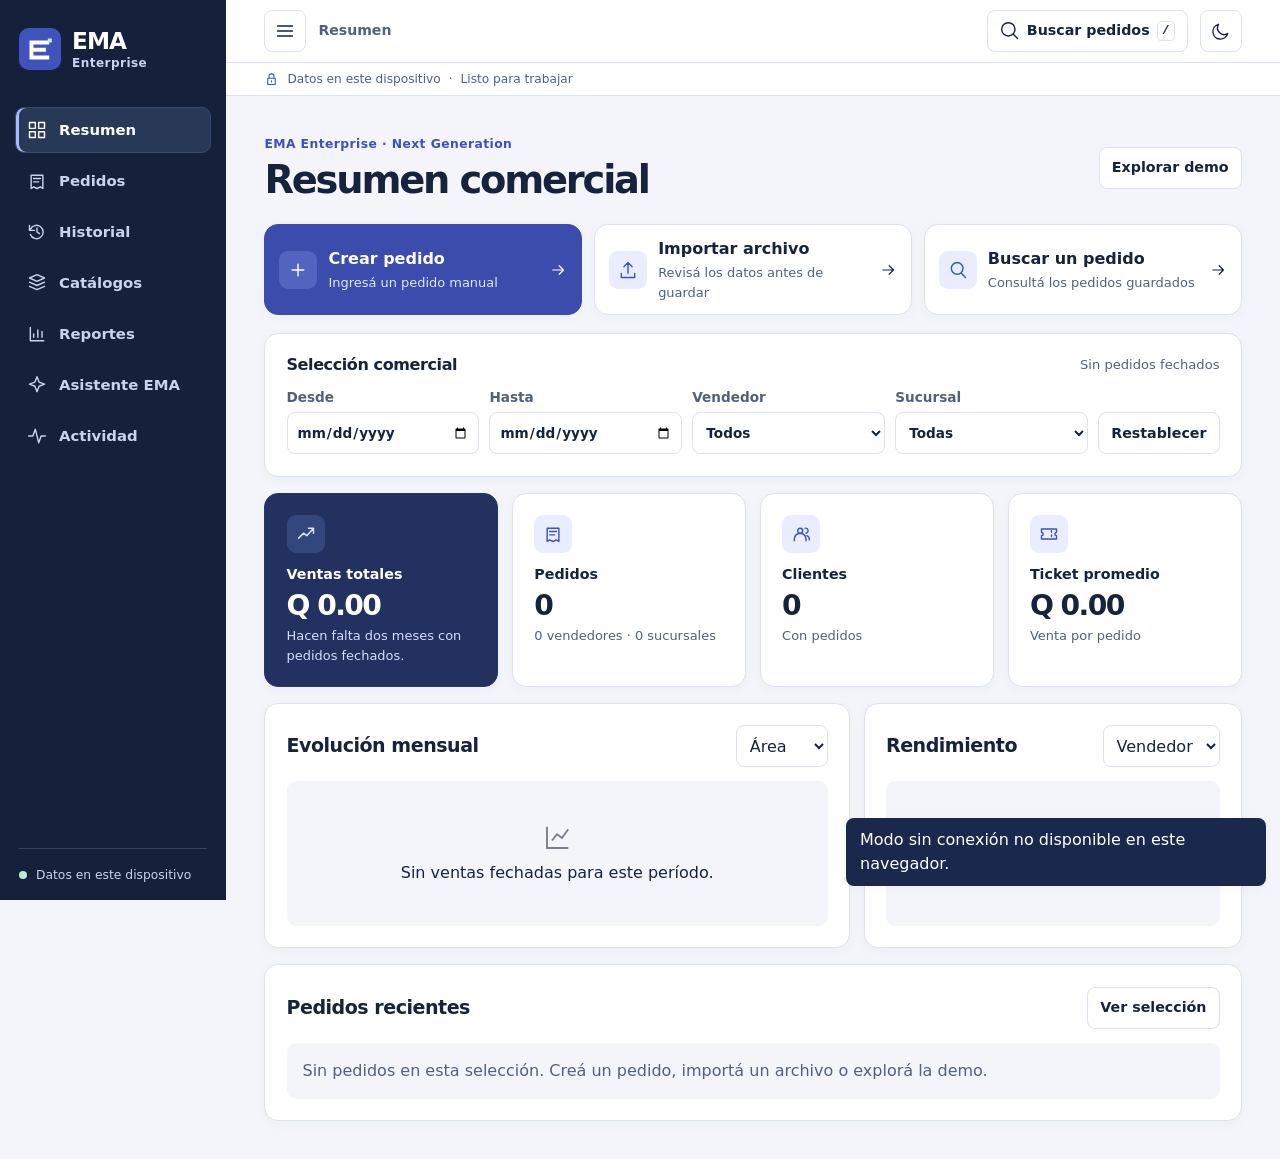
<file: web/index.html>
<!doctype html>
<html lang="es-GT">
<head>
  <meta charset="UTF-8">
  <meta name="viewport" content="width=device-width, initial-scale=1.0, interactive-widget=resizes-content">
  <meta name="description" content="EMA · Sistema de pedidos y control comercial de Mayoreo Electrónico, S.A.">
  <meta name="theme-color" content="#17233d">
  <meta name="color-scheme" content="light dark">
  <meta name="application-name" content="EMA · Pedidos">
  <meta name="apple-mobile-web-app-capable" content="yes">
  <meta name="apple-mobile-web-app-title" content="EMA">
  <meta name="apple-mobile-web-app-status-bar-style" content="default">
  <meta name="format-detection" content="telephone=no">

  <title>EMA Enterprise — Next Generation</title>
  <link rel="icon" type="image/svg+xml" href="favicon.svg">
  <link rel="apple-touch-icon" href="icon-192.png">
  <link rel="manifest" href="manifest.json">
  <meta http-equiv="Content-Security-Policy" content="default-src 'self'; script-src 'self'; style-src 'self' 'unsafe-inline'; img-src 'self' data: blob:; connect-src 'self'; worker-src 'self'; object-src 'none'; base-uri 'none'; form-action 'none'; frame-src 'none'">
  <link rel="stylesheet" href="styles.css"><link rel="stylesheet" href="enterprise.css">
</head>
<body class="loading">

  <!-- Sprite de iconos (se usa con <use href="#i-...">) -->
  <svg xmlns="http://www.w3.org/2000/svg" style="display:none" aria-hidden="true" focusable="false">
    <symbol id="i-print" viewBox="0 0 24 24" fill="none" stroke="currentColor" stroke-width="2" stroke-linecap="round" stroke-linejoin="round">
      <polyline points="6 9 6 2 18 2 18 9"/>
      <path d="M6 18H4a2 2 0 0 1-2-2v-5a2 2 0 0 1 2-2h16a2 2 0 0 1 2 2v5a2 2 0 0 1-2 2h-2"/>
      <rect x="6" y="14" width="12" height="8"/>
    </symbol>
  </svg>

  <a class="skip-link" href="#mainContent">Ir al contenido principal</a>
  <aside id="rail">
    <a class="wordmark" href="#resumen"><img src="favicon.svg" width="42" height="42" alt=""><span>EMA<strong>Enterprise</strong></span></a>
    <nav aria-label="Principal"><button class="tab" data-tab="resumen" id="tab-btn-resumen" title="Resumen"><svg viewBox="0 0 24 24" class="ui-icon" aria-hidden="true"><path d="M3 3h7v7H3z M14 3h7v7h-7z M3 14h7v7H3z M14 14h7v7h-7z"/></svg><span>Resumen</span></button><button class="tab" data-tab="pedidos" id="tab-btn-pedidos" title="Pedidos"><svg viewBox="0 0 24 24" class="ui-icon" aria-hidden="true"><path d="M5 5h14v16l-3-2-4 2-4-2-3 2z M8 9h8 M8 13h6"/></svg><span>Pedidos</span></button><button class="tab" data-tab="historial" id="tab-btn-historial" title="Historial"><svg viewBox="0 0 24 24" class="ui-icon" aria-hidden="true"><path d="M4 9a8 8 0 1 1 0 6 M3 4v6h6 M12 7v5l3 2"/></svg><span>Historial</span></button><button class="tab" data-tab="catalogos" id="tab-btn-catalogos" title="Catálogos"><svg viewBox="0 0 24 24" class="ui-icon" aria-hidden="true"><path d="M3 6l9-4 9 4-9 4z M3 11l9 4 9-4 M3 16l9 4 9-4"/></svg><span>Catálogos</span></button><button class="tab" data-tab="reportes" id="tab-btn-reportes" title="Reportes"><svg viewBox="0 0 24 24" class="ui-icon" aria-hidden="true"><path d="M4 20V4 M4 20h16 M8 16v-4 M13 16V7 M18 16v-7"/></svg><span>Reportes</span></button><button class="tab" data-tab="asistente" id="tab-btn-asistente" title="Asistente EMA"><svg viewBox="0 0 24 24" class="ui-icon" aria-hidden="true"><path d="M12 2l2.5 6.5L21 11l-6.5 2.5L12 20l-2.5-6.5L3 11l6.5-2.5z"/></svg><span>Asistente EMA</span></button><button class="tab" data-tab="actividad" id="tab-btn-actividad" title="Actividad"><svg viewBox="0 0 24 24" class="ui-icon" aria-hidden="true"><path d="M2 12h5l3-8 4 16 3-8h5"/></svg><span>Actividad</span></button></nav><div class="rail-foot"><span class="local-dot"></span><span>Datos en este dispositivo</span></div></aside>
    <button id="scrim" aria-label="Cerrar menú"></button>
    <header class="command"><button type="button" id="menu" class="square" aria-label="Menú principal" aria-controls="rail" aria-expanded="false"><svg viewBox="0 0 24 24" class="ui-icon" aria-hidden="true"><path d="M3 6h18 M3 12h18 M3 18h18"/></svg></button><span class="mobile-brand">EMA</span><span id="crumb">Resumen</span><button id="globalSearch" aria-label="Buscar pedidos"><svg viewBox="0 0 24 24" class="ui-icon" aria-hidden="true"><path d="M16 16l5 5 M18 10a8 8 0 1 1-16 0 8 8 0 1 1 16 0"/></svg> <span>Buscar pedidos</span> <kbd>/</kbd></button><button class="square" id="theme" aria-label="Modo oscuro"><svg viewBox="0 0 24 24" class="ui-icon" aria-hidden="true"><path d="M20 15a8 8 0 0 1-11-11 9 9 0 1 0 11 11z"/></svg></button></header><div class="device-status"><svg viewBox="0 0 24 24" class="ui-icon" aria-hidden="true"><path d="M6 10h12v10H6z M8 10V7a4 4 0 0 1 8 0v3m-4 4v2"/></svg> <span>Datos en este dispositivo</span><span id="systemStatusText" role="status">Cargando</span></div>
    <input id="fileInput" type="file" accept=".xls,.xlsx,.xlsm,.xlsb,.csv,.json,.html,.htm" hidden>
    <main class="shell" id="mainContent" tabindex="-1">
    <section id="tab-resumen" class="tab-panel">
    <div class="pagehead"><div><p class="edition">EMA Enterprise · Next Generation</p><h1>Resumen comercial</h1></div>
      <button id="demo" class="quiet">Explorar demo</button>
    </div>
    <div class="quick-actions" aria-label="Acciones de pedidos">
      <button id="quickOrder" class="quick-action primary-action"><span class="action-icon"><svg viewBox="0 0 24 24" class="ui-icon" aria-hidden="true"><path d="M12 5v14M5 12h14"/></svg></span><span><strong>Crear pedido</strong><small>Ingresá un pedido manual</small></span><svg viewBox="0 0 24 24" class="ui-icon" aria-hidden="true"><path d="M4 12h15m-6-6 6 6-6 6"/></svg></button>
      <button id="btnOpenImport" class="quick-action"><span class="action-icon"><svg viewBox="0 0 24 24" class="ui-icon" aria-hidden="true"><path d="M12 16V3m-5 5 5-5 5 5M4 16v5h16v-5"/></svg></span><span><strong>Importar archivo</strong><small>Revisá los datos antes de guardar</small></span><svg viewBox="0 0 24 24" class="ui-icon" aria-hidden="true"><path d="M4 12h15m-6-6 6 6-6 6"/></svg></button>
      <button id="quickFind" class="quick-action"><span class="action-icon"><svg viewBox="0 0 24 24" class="ui-icon" aria-hidden="true"><path d="M16 16l5 5 M18 10a7 7 0 1 1-14 0 7 7 0 1 1 14 0"/></svg></span><span><strong>Buscar un pedido</strong><small>Consultá los pedidos guardados</small></span><svg viewBox="0 0 24 24" class="ui-icon" aria-hidden="true"><path d="M4 12h15m-6-6 6 6-6 6"/></svg></button>
    </div>
    <section class="scope-panel" aria-labelledby="scopeHeading"><div class="scope-head"><h2 id="scopeHeading">Selección comercial</h2><span id="scopeLabel"></span></div><div class="filterstrip"><label>Desde<input id="from" type="date"></label><label>Hasta<input id="to" type="date"></label><label>Vendedor<select id="dashSeller"></select></label><label>Sucursal<select id="dashBranch"></select></label><button id="resetDash" class="quiet">Restablecer</button></div></section>
    <p id="sampleNote" class="notice" hidden>Demostración con pedidos ficticios. Los datos locales se conservan por separado.</p>
    <div class="stats"><article class="tile"><div class="metric-icon"><svg viewBox="0 0 24 24" class="ui-icon" aria-hidden="true"><path d="M3 17l6-6 4 3 8-9 M15 5h6v6"/></svg></div><span>Ventas totales</span><strong id="k0">—</strong><small id="ks0">Valor de los pedidos</small></article><article class="tile"><div class="metric-icon"><svg viewBox="0 0 24 24" class="ui-icon" aria-hidden="true"><path d="M5 5h14v16l-3-2-4 2-4-2-3 2z M8 9h8 M8 13h6"/></svg></div><span>Pedidos</span><strong id="k1">—</strong><small id="ks1">En la selección</small></article><article class="tile"><div class="metric-icon"><svg viewBox="0 0 24 24" class="ui-icon" aria-hidden="true"><path d="M14 8a3 3 0 1 1-6 0 3 3 0 1 1 6 0 M4 20v-2a7 7 0 0 1 14 0v2 M17 5a3 3 0 0 1 1 6 M19 14a5 5 0 0 1 3 5"/></svg></div><span>Clientes</span><strong id="k2">—</strong><small id="ks2">Con pedidos</small></article><article class="tile"><div class="metric-icon"><svg viewBox="0 0 24 24" class="ui-icon" aria-hidden="true"><path d="M3 6h18v4a2 2 0 0 0 0 4v4H3v-4a2 2 0 0 0 0-4z M15 8v2 M15 13v2"/></svg></div><span>Ticket promedio</span><strong id="k3">—</strong><small id="ks3">Venta por pedido</small></article></div>
    <div class="charts"><article class="surface"><div class="card-head"><h2>Evolución mensual</h2><select id="chartMode" aria-label="Tipo de gráfico"><option value="area">Área</option><option value="linea">Línea</option><option value="barras">Barras</option></select></div><div id="trendChart"></div><p id="trendNote" class="fine-print" hidden></p></article>
    <article class="surface"><div class="card-head"><h2>Rendimiento</h2><select id="rankBy" aria-label="Agrupar distribución"><option value="vendedor">Vendedor</option><option value="sucursal">Sucursal</option><option value="producto">Producto</option></select></div><div id="rankChart"></div><p id="rankNote" class="fine-print" hidden></p></article></div>
    <article class="surface"><div class="card-head"><h2>Pedidos recientes</h2><button id="seeOrders" class="quiet">Ver selección</button></div><div id="recent"></div></article></section>
    <section id="tab-catalogos" class="tab-panel" hidden><div class="pagehead"><div><h1>Catálogos</h1></div><button class="accent" id="newEntity">Agregar registro</button></div><div class="surface"><div class="filterstrip"><label>Catálogo<select id="entityType"><option value="cliente">Clientes</option><option value="vendedor">Vendedores</option><option value="producto">Productos</option><option value="sucursal">Sucursales</option></select></label><label>Buscar<input id="entitySearch" type="search"></label></div><div id="entities"></div></div></section>
    <section id="tab-reportes" class="tab-panel" hidden><div class="pagehead"><div><h1>Reportes</h1><p>Agrupá los pedidos de la selección comercial y exportá el informe.</p></div></div><div class="surface"><div class="filterstrip"><label>Agrupar por<select id="reportGroup"><option value="dia">Día</option><option value="mes">Mes</option><option value="vendedor">Vendedor</option><option value="sucursal">Sucursal</option><option value="producto">Producto</option></select></label><button class="quiet" id="reportFilters">Editar filtros</button><button class="quiet" id="reportXls">Excel</button><button class="accent" id="reportPdf">PDF</button></div><p id="reportScope" class="fine-print"></p><div id="report"></div></div></section>
    <section id="tab-asistente" class="tab-panel" hidden><div class="pagehead"><div><h1>Asistente EMA</h1><p>Consultá cómo se calculan las cifras y qué pedidos las respaldan.</p></div></div><div class="surface"><label>Consulta<select id="question"><option value="resumen">Resumen ejecutivo</option><option value="comparar">Comparar meses</option><option value="calidad">Detectar inconsistencias</option><option value="proyeccion">Estimar ventas</option><option value="indicadores">Explicar indicadores</option></select></label><div id="answer" aria-live="polite"></div><div id="answerSources"></div></div></section>
    <section id="tab-actividad" class="tab-panel" hidden><div class="pagehead"><div><h1>Actividad</h1><p>Últimos 120 movimientos registrados en este dispositivo.</p></div><div class="actions"><button id="btnRestoreActivity" class="quiet">Restaurar respaldo</button><button id="btnBackup" class="accent">Descargar respaldo</button></div></div><div class="surface" id="auditLog"></div></section>
        <section id="tab-pedidos" class="tab-panel" hidden aria-labelledby="tab-btn-pedidos">
      <div class="pagehead">
        <div><h1>Pedidos</h1><p id="positionHint">Creá o importá un pedido para empezar.</p></div>
        <div class="actions"><button class="quiet" id="btnImportPrimary"><svg viewBox="0 0 24 24" class="ui-icon" aria-hidden="true"><path d="M12 16V3m-5 5 5-5 5 5M4 16v5h16v-5"/></svg> Importar archivo</button><button class="accent" id="newOrder"><svg viewBox="0 0 24 24" class="ui-icon" aria-hidden="true"><path d="M12 5v14M5 12h14"/></svg> Crear pedido</button></div>
      </div>
      <section class="import-panel card" id="importPanel" aria-label="Importación">
        <button id="dropZone" class="drop-hint">Soltá un archivo o seleccionalo <small>XLS, XLSX, XLSM, XLSB, CSV, JSON o HTML · hasta 20 MiB</small></button>
        <button id="readError" class="quiet" hidden>Descargar error de lectura</button>
        <button id="abortRead" class="quiet" hidden>Cancelar lectura</button>
        <progress id="readProgress" aria-label="Lectura del archivo" hidden></progress>
        <div id="importStatus" class="import-status" role="status"></div>
      </section>
      <section id="orderToolbar" class="toolbar card" aria-label="Navegación y documentos">
        <div class="toolbar-left">
          <button type="button" class="btn small secondary" id="btnFirst" aria-label="Ir al primer pedido">
            Primero
          </button>
          <button type="button" class="btn small secondary" id="btnPrev" aria-label="Ir al pedido anterior">
            <span aria-hidden="true">←</span> Anterior
          </button>
          <label class="jump">
            <span id="jumpLabel">Ir al pedido</span>
            <select id="quoteJump" aria-label="Seleccionar pedido">
              <option value="">Sin pedidos</option>
            </select>
          </label>
          <button type="button" class="btn small secondary" id="btnNext" aria-label="Ir al siguiente pedido">
            Siguiente <span aria-hidden="true">→</span>
          </button>
          <button type="button" class="btn small secondary" id="btnLast" aria-label="Ir al último pedido">
            Último
          </button>
          <label class="jump seller-jump">
            <span>Vendedor</span>
            <select id="quoteSellerFilter" aria-label="Filtrar por vendedor">
              <option value="todo">Todos</option>
            </select>
          </label>
        </div>
        <div class="toolbar-right">
          <button class="btn small secondary" id="editCurrent">Editar pedido</button>
          <button type="button" class="btn small dark" id="btnPrint">
            <svg class="ico" width="16" height="16" aria-hidden="true"><use href="#i-print"/></svg> Imprimir
          </button>
          <button type="button" class="btn small blue" id="btnPdf">PDF</button>
          <button type="button" class="btn small blue" id="btnWord">Word</button>
          <button type="button" class="btn small secondary" id="btnPreviewCurrent">Vista previa</button>
          <button type="button" class="btn small secondary" id="btnPreviewSeller">Vista por vendedor</button>
          <button type="button" class="btn small orange" id="btnPrintAll">
            <svg class="ico" width="16" height="16" aria-hidden="true"><use href="#i-print"/></svg> Imprimir vendedor
          </button>
        </div>
      </section>
      <section id="sellerDashboard" class="seller-dashboard card" aria-labelledby="seller-dashboard-heading">
        <div class="seller-title">

          <h3 id="seller-dashboard-heading">Todos los vendedores</h3>
          <p id="sellerSubtitle">Selecciona un vendedor para ver su producción y ventas.</p>
        </div>
        <div class="seller-metrics">
          <div><span>Pedidos</span><strong id="sellerOrders">0</strong></div>
          <div><span>Vendido</span><strong id="sellerSales">Q 0.00</strong></div>
          <div><span>Promedio</span><strong id="sellerAverage">Q 0.00</strong></div>
          <div><span>Este pedido</span><strong id="sellerCurrent">Q 0.00</strong></div>
        </div>
      </section>
      <div class="workspace-grid">
        <section class="card invoice-stage" id="invoiceStage" aria-label="Vista del pedido seleccionado">
          <div class="stage-head">
            <div>

              <h2>Vista del pedido</h2>
            </div>
            <div id="position" class="stage-badge">Sin selección</div>
          </div>
          <div id="invoiceWrap" class="invoice-wrap"></div>
          <div id="emptyState" class="empty">

            <h3>Tu pedido aparecerá aquí</h3>
            <p>Creá un pedido o importá un archivo para revisar el documento.</p>
            <button type="button" class="btn primary" id="btnImportEmpty">Importar archivo</button>
          </div>
        </section>

        <aside class="side-panel">
          <section class="card side-card file-card" aria-label="Último archivo importado">
            <h3>Última importación</h3>
            <strong id="lastFile">Ninguno</strong>
            <span id="lastFileMeta">Importa un pedido para verlo aquí.</span>
          </section>
        </aside>
      </div>
    </section>
    <section id="tab-historial" class="tab-panel" aria-labelledby="tab-btn-historial" hidden>
      <div class="hero-row compact">
        <div>

          <h1>Historial</h1>
          <p class="hero-copy">Buscá por número, cliente, vendedor, sucursal o producto.</p>
        </div>
        <div class="hero-kpi">
          <span>Registros</span>
          <strong id="statCount">0 pedidos</strong>
          <small id="statMonto">Q 0.00</small>
        </div>
      </div>

      <form class="filters card" id="filterForm" autocomplete="off">
        <div class="field">
          <label for="search">Buscar</label>
          <input id="search" type="search" placeholder="Número, cliente o producto…"
                 spellcheck="false" autocomplete="off" autocapitalize="off" autocorrect="off">
        </div>
        <div class="field">
          <label for="sort">Ordenar</label>
          <select id="sort">
            <option value="fecha_desc">Más recientes</option>
            <option value="fecha_asc">Más antiguas</option>
            <option value="num_asc">Número A-Z</option>
            <option value="num_desc">Número Z-A</option>
            <option value="cli_asc">Cliente A-Z</option>
            <option value="monto_desc">Mayor monto</option>
            <option value="monto_asc">Menor monto</option>
          </select>
        </div>
        <div class="field">
          <label for="dateFilter">Fecha</label>
          <select id="dateFilter">
            <option value="todo">Todas</option>
            <option value="hoy">Hoy</option>
            <option value="semana">Últimos 7 días</option>
            <option value="mes">Últimos 30 días</option>
          </select>
        </div>
        <div class="field">
          <label for="sellerFilter">Vendedor</label>
          <select id="sellerFilter">
            <option value="todo">Todos</option>
          </select>
        </div>
        <button type="reset" class="btn secondary" id="btnReset">Restablecer</button>

      </form>

      <div class="history-bar">
        <div class="pager"><button id="pagePrev" class="quiet">Anterior</button><span id="pageNumber"></span><button id="pageNext" class="quiet">Siguiente</button></div><span id="counter">Mostrando 0 de 0 pedidos</span>
        <div>
          <button type="button" class="btn small secondary" id="btnHistoryPrint">
            <svg class="ico" width="16" height="16" aria-hidden="true"><use href="#i-print"/></svg> Imprimir resultados
          </button>
          <button type="button" class="btn small secondary" id="btnClear">Vaciar pedidos</button>
          <button type="button" class="btn small secondary" id="btnRestore">Restaurar respaldo</button>
          <input id="restoreInput" type="file" accept=".json,application/json" hidden
                 aria-label="Restaurar respaldo desde archivo JSON">
        </div>
      </div>

      <section class="card table-card">
        <div class="table-scroll" tabindex="0" role="region" aria-label="Tabla desplazable">
          <table class="history-table">
            <thead>
              <tr>
                <th scope="col">N. pedido</th>
                <th scope="col">Fecha</th>
                <th scope="col">Cliente</th>
                <th scope="col">Sucursal</th>
                <th scope="col">Vendedor</th>
                <th scope="col">Total</th>
                <th scope="col">Acciones</th>
              </tr>
            </thead>
            <tbody id="historyBody"></tbody>
          </table>
        </div>
        <div id="historyEmpty" class="empty small-empty" hidden>
          <h3>No hay pedidos guardados</h3>
          <p>Creá un pedido o ajustá la búsqueda.</p>
        </div>
      </section>

      <section class="card import-history-card" aria-labelledby="import-history-heading">
        <div class="import-history-head">
          <div>

            <h3 id="import-history-heading">Archivos importados</h3>
            <p>Revisá la fecha, los pedidos y el total de cada carga.</p>
          </div>
          <strong id="importHistoryCount">0 cargas</strong>
        </div>
        <div class="table-scroll" tabindex="0" role="region" aria-label="Tabla desplazable">
          <table class="history-table import-history-table">
            <thead>
              <tr>
                <th>Fecha y hora</th>
                <th>Archivo</th>
                <th>Modo</th>
                <th>Pedidos</th>
                <th>Total</th>
                <th>Acciones</th>
              </tr>
            </thead>
            <tbody id="importHistoryBody"></tbody>
          </table>
        </div>
        <div id="importHistoryEmpty" class="empty small-empty" hidden>
          <h3>Aún no hay cargas registradas</h3>
          <p>Cuando importes un Excel aparecerá aquí.</p>
        </div>
      </section>
    </section>
  </main>
  <dialog id="modalBg" class="modal-bg" aria-labelledby="modalTitle">
    <div class="modal card">
      <button type="button" class="modal-x" id="modalX" aria-label="Cerrar diálogo">×</button>
      <h3 id="modalTitle" tabindex="-1">¿Deseas continuar?</h3>
      <div id="modalBody" class="modal-body"></div>
      <div class="modal-actions">
        <button type="button" class="btn secondary" id="modalCancel">Cancelar</button>
        <button type="button" class="btn danger" id="modalOk">Confirmar</button>
      </div>
    </div>
  </dialog>
  <dialog id="previewBg" class="modal-bg" aria-labelledby="previewTitle">
    <div class="modal wide card">
      <button type="button" class="modal-x" id="previewX" aria-label="Cerrar diálogo">×</button>
      <h3 id="previewTitle" tabindex="-1">Revisar importación</h3>
      <div id="previewInfo" class="preview-info"></div>
      <p id="validation"></p><button class="quiet" id="issueReport" hidden>Descargar observaciones</button><div id="previewTable" class="preview-table" tabindex="0" role="region" aria-label="Pedidos de la importación"></div>
      <div class="preview-foot">
        <p id="previewNote"></p>
        <div class="modal-actions import-choice-actions">
          <button type="button" class="btn secondary" id="previewCancel">Cancelar</button>
          <button type="button" class="btn secondary" id="previewAppend">Agregar a la base</button>
          <button type="button" class="btn primary" id="previewReplace">Reemplazar pedidos</button>
        </div>
      </div>
    </div>
  </dialog>
  <dialog id="importHistoryPreviewBg" class="modal-bg" aria-labelledby="importHistoryPreviewTitle">
    <div class="modal wide card">
      <button type="button" class="modal-x" id="importHistoryPreviewX" aria-label="Cerrar diálogo">×</button>
      <h3 id="importHistoryPreviewTitle" tabindex="-1">Detalle de la carga</h3>
      <div id="importHistoryPreviewInfo" class="preview-info"></div>
      <div id="importHistoryPreviewTable" class="preview-table" tabindex="0" role="region" aria-label="Pedidos de la importación"></div>
      <div class="modal-actions">
        <button type="button" class="btn secondary" id="importHistoryPreviewClose">Cerrar</button>
      </div>
    </div>
  </dialog>
  <dialog id="invoicePreviewBg" class="modal-bg" aria-labelledby="invoicePreviewTitle">
    <div class="modal invoice-preview-modal card">
      <button type="button" class="modal-x" id="invoicePreviewX" aria-label="Cerrar diálogo">×</button>
      <h3 id="invoicePreviewTitle" tabindex="-1">Pedido</h3>
      <div id="invoicePreviewFrame" class="invoice-preview-frame"></div>
      <div class="modal-actions">
        <button type="button" class="btn secondary" id="invoicePreviewClose">Cerrar</button>
        <button type="button" class="btn primary" id="invoicePreviewPrint">
          <svg class="ico" width="16" height="16" aria-hidden="true"><use href="#i-print"/></svg> Imprimir esta vista
        </button>
      </div>
    </div>
  </dialog>
  <dialog id="sellerPreviewBg" class="modal-bg" aria-labelledby="sellerPreviewTitle">
    <div class="modal invoice-preview-modal card">
      <button type="button" class="modal-x" id="sellerPreviewX" aria-label="Cerrar diálogo">×</button>
      <h3 id="sellerPreviewTitle" tabindex="-1">Pedidos del vendedor</h3>
      <div class="seller-preview-nav">
        <button type="button" class="btn small secondary" id="sellerPreviewPrev" aria-label="Pedido anterior del vendedor">
          <span aria-hidden="true">←</span> Anterior
        </button>
        <span id="sellerPreviewPosition" aria-live="polite">0 de 0</span>
        <button type="button" class="btn small secondary" id="sellerPreviewNext" aria-label="Siguiente pedido del vendedor">
          Siguiente <span aria-hidden="true">→</span>
        </button>
      </div>
      <div id="sellerPreviewFrame" class="invoice-preview-frame"></div>
      <div class="modal-actions">
        <button type="button" class="btn secondary" id="sellerPreviewClose">Cerrar</button>
        <button type="button" class="btn primary" id="sellerPreviewPrint">
          <svg class="ico" width="16" height="16" aria-hidden="true"><use href="#i-print"/></svg> Imprimir esta vista
        </button>
      </div>
    </div>
  </dialog>
  <div id="toast" class="toast" role="alert" aria-live="assertive" hidden></div>

  <noscript>
    <div class="no-js-message">
      <h1>EMA necesita JavaScript</h1>
      <p>Activa JavaScript en el navegador para utilizar el sistema.</p>
    </div>
  </noscript>

  <dialog id="editor" aria-labelledby="editTitle"><form id="editForm">
    <header class="editor-head"><h2 id="editTitle"></h2><button type="button" class="quiet" data-close>Cancelar</button></header>
    <div id="editFields"></div>
    <footer class="editor-foot"><p role="alert" id="editError"></p><output id="editTotal" hidden></output><button class="accent">Guardar</button></footer>
  </form></dialog>
  <dialog id="finder" aria-labelledby="finderTitle"><div class="card-head"><h2 id="finderTitle">Buscar pedidos</h2><button class="quiet" data-close>Cerrar</button></div><input type="search" id="findText" aria-label="Buscar pedidos, clientes, vendedores y productos"><div id="found"></div></dialog>
  <script src="parser.js" defer></script><script src="charts.js" defer></script><script src="enterprise.js" defer></script><script src="app.js" defer></script>
</body></html>
</file>
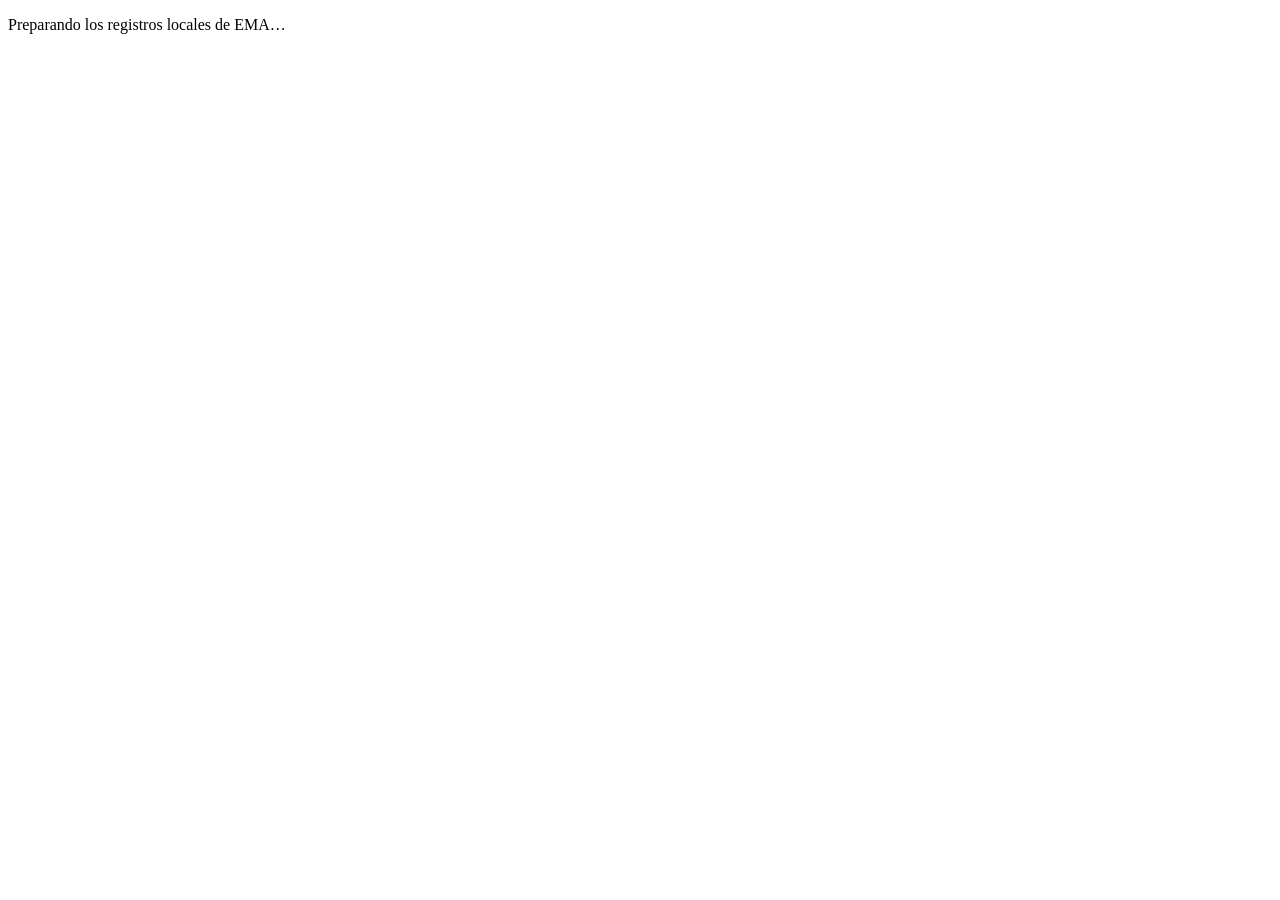
<file: android/migrate.html>
<!doctype html>
<html lang="es-GT">
<head>
  <meta charset="utf-8">
  <meta name="viewport" content="width=device-width, initial-scale=1">
  <meta http-equiv="Content-Security-Policy" content="default-src 'none'; script-src 'self' file:; base-uri 'none'; form-action 'none'">
  <title>Preparar EMA</title>
  <script defer src="migrate.js"></script>
</head>
<body><p role="status">Preparando los registros locales de EMA…</p></body>
</html>
</file>
<file: web/styles.css>
.invoice {
  position: relative;
  isolation: isolate;
  width: min(780px, 100%);
  margin: 0 auto;
  padding: 16px 18px 14px;
  border: 1px solid #222;
  border-radius: 3px;
  background: #fff;
  color: #111;
  box-shadow: 0 16px 42px rgba(0, 0, 0, 0.08);
  overflow: hidden;
}
.invoice::before {
  content: "";
  position: absolute;
  inset: 5px;
  z-index: -1;
  pointer-events: none;
  border: 1px solid #d7d7d7;
}
.inv-head {
  padding: 3px 6px 11px;
  border-bottom: 2px solid #111;
  text-align: center;
}
.company {
  color: #111;
  font-size: 20px;
  font-weight: 900;
  letter-spacing: 0.07em;
}
.address {
  margin-top: 3px;
  color: #333;
  font-size: 11px;
}
.title {
  margin-top: 4px;
  color: #111;
  font-size: 12px;
  font-weight: 900;
  letter-spacing: 0.22em;
}
.invoice table {
  width: 100%;
  border-collapse: collapse;
}
.meta {
  margin-top: 10px;
}
.meta th,
.meta td {
  padding: 7px 8px;
  border: 1px solid #444;
  color: #111;
  font-size: 10px;
  line-height: 1.3;
  vertical-align: top;
}
.meta th {
  width: 16%;
  background: #fff;
  font-weight: 900;
  text-align: left;
  white-space: nowrap;
}
.items {
  margin-top: 10px;
}
.items th,
.items td {
  padding: 7px 8px;
  border-left: 1px solid #555;
  border-right: 1px solid #555;
  color: #111;
  font-size: 10px;
  line-height: 1.3;
  vertical-align: top;
}
.items thead tr {
  border-top: 2px solid #111;
  border-bottom: 2px solid #111;
}
.items tbody tr {
  border-bottom: 1px solid #777;
}
.items th {
  background: #fff;
  font-weight: 900;
  text-align: left;
}
.items th.num,
.items td.num {
  text-align: right;
  white-space: nowrap;
}
.items td:first-child {
  width: 58%;
}
.cod {
  display: block;
  margin-top: 2px;
  color: #555;
  font-size: 8.5px;
}
.total {
  margin-top: 6px;
}
.total td {
  padding: 8px 9px;
  border-top: 2px solid #111;
  border-bottom: 2px solid #111;
  color: #111;
  font-weight: 900;
}
.total .label {
  width: 72%;
  background: #fff;
  text-align: right;
  letter-spacing: 0.03em;
}
.total .value {
  background: #fff;
  text-align: right;
  white-space: nowrap;
  font-size: 11px;
}
.inv-footer {
  margin-top: 10px;
  color: #222;
  font-size: 10px;
  font-style: italic;
  text-align: center;
}
.inv-cond {
  margin-top: 7px;
  padding-top: 6px;
  border-top: 1px dashed #666;
  color: #555;
  font-size: 8px;
  text-align: center;
}
</file>
<file: web/enterprise.css>
:root {
  --paper: #f3f5fa;
  --panel: #fff;
  --ink: #17233d;
  --muted: #52617a;
  --line: #dce2ee;
  --accent: #3d50bf;
  --primary: #394ab7;
  --on-primary: #fff;
  --soft: #e9edff;
  --rail: #15213b;
  --rail-line: #344360;
  --rail-text: #c8d4ef;
  --signal: #bceacb;
  --danger: #a32639;
  --focus: #485dea;
  --shadow: 0 3px 12px #192b5709;
  color-scheme: light;
}
:root[data-theme=dark] {
  --paper: #0d1526;
  --panel: #172239;
  --ink: #edf2ff;
  --muted: #b4c1db;
  --line: #374662;
  --accent: #b0bcff;
  --primary: #aebaff;
  --on-primary: #15213b;
  --soft: #29385e;
  --rail: #111b2f;
  --danger: #ffaabb;
  --focus: #b0bcff;
  color-scheme: dark;
}
*, *::before, *::after { box-sizing: border-box; }
[hidden] { display: none !important; }
body {
  --side: 226px;
  margin: 0;
  padding-left: var(--side);
  background: var(--paper);
  color: var(--ink);
  font: 1rem/1.5 system-ui, -apple-system, BlinkMacSystemFont, sans-serif;
}
body.rail-small { --side: 76px; }
button, input, select { font: inherit; }
button { cursor: pointer; }
button:disabled { opacity: .52; cursor: default; }
:focus-visible { outline: 3px solid var(--focus); outline-offset: 3px; }
#rail :focus-visible, .primary-action:focus-visible { outline-color: #c6cfff; }
h1, h2, h3, p { margin: 0; }
h1, h2, h3 { line-height: 1.15; }
h2 { font-size: 1.19rem; letter-spacing: -.025em; }
h3 { font-size: 1.04rem; }
small { font-size: .81rem; }
.skip-link { position: fixed; z-index: 50; left: 12px; top: 12px; transform: translateY(-200%); background: var(--panel); color: var(--ink); padding: 10px 14px; }
.skip-link:focus { transform: none; }

#rail {
  position: fixed;
  z-index: 20;
  inset: 0 auto 0 0;
  width: var(--side);
  display: flex;
  flex-direction: column;
  overflow: auto;
  background: var(--rail);
  color: white;
  padding: 28px 15px 16px;
}
.wordmark { display: flex; align-items: center; gap: 11px; color: white; text-decoration: none; margin: 0 4px 37px; font-size: 1.45rem; font-weight: 760; letter-spacing: -.04em; line-height: 1; }
.wordmark strong { display: block; font-size: .75rem; letter-spacing: .04em; font-weight: 550; margin-top: 5px; color: var(--rail-text); }
#rail nav { display: grid; gap: 5px; }
#rail .tab { display: flex; align-items: center; gap: 12px; text-align: left; min-height: 46px; border: 1px solid transparent; border-radius: 9px; padding: 9px 11px; font-size: .93rem; background: transparent; color: var(--rail-text); font-weight: 570; white-space: nowrap; }
#rail .tab:hover, #rail .tab.active { color: white; background: #273956; border-color: #35496d; }
#rail .tab.active { box-shadow: inset 3px 0 #a9b8ff; }
.rail-small #rail .tab span, .rail-small .wordmark span, .rail-small .rail-foot { display: none; }
.rail-small #rail .tab { justify-content: center; }
.rail-foot { display: flex; align-items: center; gap: 9px; margin: auto 4px 0; padding-top: 17px; border-top: 1px solid var(--rail-line); font-size: .77rem; color: var(--rail-text); }
.local-dot { border-radius: 50%; width: 8px; height: 8px; background: var(--signal); flex: none; }
.ui-icon, .ico { width: 20px; height: 20px; flex: none; fill: none; stroke: currentColor; stroke-width: 1.7; stroke-linejoin: round; stroke-linecap: round; }
.command { display: flex; align-items: center; flex-wrap: wrap; gap: 12px; padding: 10px clamp(16px, 3vw, 40px); background: var(--panel); border-bottom: 1px solid var(--line); min-height: 63px; }
#crumb { color: var(--muted); font-size: .88rem; font-weight: 650; }
.mobile-brand, #scrim { display: none; }
#globalSearch { margin-left: auto; color: var(--muted); font-weight: 520; }
kbd { font-size: .77rem; border: 1px solid var(--line); border-radius: 4px; min-width: 18px; text-align: center; }
.device-status { display: flex; flex-wrap: wrap; gap: 2px 8px; align-items: center; padding: 7px clamp(16px, 3vw, 40px); color: var(--muted); background: var(--panel); border-bottom: 1px solid var(--line); font-size: .76rem; }
.device-status svg { width: 15px; height: 15px; color: var(--accent); }
#systemStatusText:not(:empty)::before { content: '·'; margin-right: 8px; }
#systemStatusText[data-state=error] { color: var(--danger); font-weight: 660; }

.shell { max-width: 1610px; width: 100%; margin: auto; padding: clamp(16px, 3vw, 42px); }
.pagehead, .card-head, .stage-head, .scope-head, .history-bar, .import-history-head, .seller-preview-nav { display: flex; align-items: center; justify-content: space-between; gap: 12px; flex-wrap: wrap; }
.pagehead { margin-bottom: 24px; }
.pagehead h1, .hero-row h1 { font-size: clamp(2.03rem, 3vw, 3.25rem); font-weight: 740; line-height: 1.05; letter-spacing: -.057em; overflow-wrap: anywhere; }
.pagehead p:not(.edition), .hero-copy, .seller-title p, .import-history-head p, .fine-print { color: var(--muted); margin-top: 7px; }
.edition { color: var(--accent); font-size: .77rem; font-weight: 700; letter-spacing: .035em; margin-bottom: 7px; }
.hero-row { display: flex; align-items: end; justify-content: space-between; flex-wrap: wrap; gap: 12px; margin-bottom: 24px; }
.hero-kpi, .file-card { display: grid; gap: 4px; }
.hero-kpi { text-align: right; }
.hero-kpi span, .hero-kpi small, .file-card span { color: var(--muted); }
.file-card strong { overflow-wrap: anywhere; }
.card, .surface, .tile, .scope-panel, .quick-action { min-width: 0; background: var(--panel); color: var(--ink); border: 1px solid var(--line); border-radius: 14px; box-shadow: var(--shadow); }
.card, .surface, .tile, .scope-panel { padding: clamp(14px, 1.65vw, 23px); }
.actions, .pager, .modal-actions, .toolbar-left, .toolbar-right, .history-bar > div { display: flex; align-items: center; flex-wrap: wrap; gap: 8px; }
.square, .quiet, .accent, .btn, #globalSearch {
  display: inline-flex;
  align-items: center;
  justify-content: center;
  gap: 7px;
  min-height: 42px;
  padding: 7px 12px;
  border: 1px solid var(--line);
  border-radius: 8px;
  background: var(--panel);
  color: var(--ink);
  font-size: .89rem;
  font-weight: 620;
}
.square { padding: 8px; min-width: 42px; }
.accent, .btn.primary { background: var(--primary); border-color: var(--primary); color: var(--on-primary); }
.btn.danger { color: var(--danger); }
.btn.small { font-size: .84rem; }
.quiet:hover, .square:hover, #globalSearch:hover, .btn:not(.primary):hover { background: var(--soft); }
.accent:hover, .btn.primary:hover { filter: brightness(.92); }

.quick-actions { display: grid; grid-template-columns: repeat(3, minmax(0, 1fr)); gap: 12px; margin-bottom: 18px; }
.quick-action { min-height: 84px; display: grid; grid-template-columns: auto 1fr auto; gap: 11px; align-items: center; padding: 12px 14px; text-align: left; }
.quick-action strong, .quick-action small { display: block; }
.quick-action small { color: var(--muted); margin-top: 2px; }
.quick-action > svg { width: 17px; }
.quick-action:hover { border-color: var(--accent); }
.primary-action { background: #3b4cad; color: white; border-color: #3b4cad; }
.primary-action:hover { background: #30409b; }
.primary-action small { color: #e0e6ff; }
.action-icon, .metric-icon { display: grid; place-items: center; flex: none; width: 38px; height: 38px; border-radius: 9px; background: var(--soft); color: var(--accent); }
.primary-action .action-icon { background: #5364c0; color: white; }

.scope-panel { margin-bottom: 16px; }
.scope-head { margin-bottom: 12px; }
.scope-head h2 { font-size: 1rem; }
#scopeLabel, .fine-print { font-size: .82rem; color: var(--muted); }
.filterstrip, .filters { display: flex; align-items: end; flex-wrap: wrap; gap: 10px; }
.filterstrip label, .filters .field, .form-grid label, .line-edit label, dialog label, .surface > label, .jump { display: grid; gap: 5px; min-width: 0; font-size: .85rem; font-weight: 630; color: var(--muted); }
.filterstrip label { flex: 1 1 133px; }
.filterstrip select, .filterstrip input { width: 100%; }
input, select { min-width: 0; max-width: 100%; min-height: 42px; padding: 7px 9px; background: var(--panel); color: var(--ink); border: 1px solid var(--line); border-radius: 8px; }
input[readonly] { background: var(--paper); }
.filters .field:first-child { flex: 2 1 225px; }
.filters .field { flex: 1 1 135px; }
.notice { margin: 0 0 14px; padding: 10px 14px; border-left: 3px solid var(--accent); background: var(--soft); border-radius: 4px; }

.stats, .charts { display: grid; gap: 14px; margin-bottom: 16px; }
.stats { grid-template-columns: repeat(4, minmax(0, 1fr)); }
.charts { grid-template-columns: minmax(0, 1.55fr) minmax(0, 1fr); }
.tile { display: grid; align-content: start; gap: 4px; }
.metric-icon { margin-bottom: 7px; }
.tile span { font-size: .89rem; font-weight: 640; }
.tile strong { font-size: clamp(1.34rem, 2.2vw, 2.28rem); font-weight: 735; line-height: 1.18; letter-spacing: -.055em; font-variant-numeric: tabular-nums; overflow-wrap: anywhere; }
.tile small { color: var(--muted); }
.tile:first-child { color: white; border-color: #26366c; background: #223160; }
.tile:first-child .metric-icon { color: #e0e7ff; background: #34477c; }
.tile:first-child small { color: #d4defa; }
.card-head { margin-bottom: 14px; }
.chart-empty, .empty-copy, .empty { padding: 16px; background: var(--paper); color: var(--muted); border-radius: 9px; }
.empty { display: grid; justify-items: start; gap: 6px; }
.empty h3 { color: var(--ink); }

.grid-scroll, .table-scroll, .preview-table { overflow: auto; max-width: 100%; }
.data-grid, .history-table, .preview-table table { width: 100%; border-collapse: collapse; font-size: .9rem; }
.data-grid td, .data-grid th, .history-table td, .history-table th, .preview-table td, .preview-table th { padding: 10px 9px; text-align: left; border-bottom: 1px solid var(--line); vertical-align: middle; overflow-wrap: anywhere; }
:is(.data-grid, .history-table, .preview-table) th { background: var(--paper); color: var(--muted); font-size: .78rem; font-weight: 700; }
:is(.data-grid, .history-table, .preview-table) tr:last-child td { border-bottom: 0; }
:is(.data-grid, .history-table) tbody tr:hover { background: var(--paper); }
.preview-table table { min-width: 610px; }
.money { font-variant-numeric: tabular-nums; white-space: nowrap; }
.report-total { font-weight: 720; margin-top: 12px; }
#reportScope { margin: 12px 0; }
.pager, .history-bar, .import-history-head { margin: 12px 0; }
.pager span, .history-bar > span { color: var(--muted); font-size: .84rem; }
.table-card, .import-history-card { margin-bottom: 14px; }
.history-table td:last-child .actions { flex-wrap: nowrap; }

.toolbar, .workspace-grid, .seller-dashboard, .import-panel { margin-bottom: 14px; }
.toolbar, .import-panel { display: grid; gap: 10px; }
.toolbar-left { align-items: end; }
.toolbar-right { padding-top: 10px; border-top: 1px solid var(--line); }
.jump { flex: 1 1 170px; }
.jump select { width: 100%; }
.seller-dashboard { display: grid; gap: 12px; }
.seller-metrics { display: grid; grid-template-columns: repeat(4, minmax(0, 1fr)); gap: 9px; }
.seller-metrics div { display: grid; padding: 8px; background: var(--paper); border-radius: 7px; }
.seller-metrics span, .stage-badge, .import-status { color: var(--muted); font-size: .83rem; }
.workspace-grid { display: grid; grid-template-columns: minmax(0, 1fr) minmax(185px, 24%); gap: 14px; }
.stage-head { margin-bottom: 13px; }
.drop-hint { width: 100%; border: 1px dashed var(--accent); border-radius: 8px; padding: 10px 13px; background: var(--soft); color: var(--ink); font-weight: 640; }
.drop-hint small { display: block; color: var(--muted); font-weight: 510; }
.drop-hint.drag { outline: 3px solid var(--focus); outline-offset: 2px; }
.import-status:empty { display: none; }
progress { width: 100%; accent-color: var(--primary); }
.invoice-wrap, .invoice-preview-frame { overflow-x: auto; }
.invoice { color-scheme: light; }
.invoice td { overflow-wrap: anywhere; }

dialog {
  width: min(720px, calc(100% - 24px));
  max-width: none;
  max-height: calc(100dvh - 24px);
  padding: 18px;
  border: 1px solid var(--line);
  border-radius: 14px;
  color: var(--ink);
  background: var(--panel);
  box-shadow: 0 22px 75px #050b2152;
  overflow: auto;
}
dialog::backdrop { background: #0b1429ab; }
dialog.modal-bg { padding: 0; }
#previewBg, #importHistoryPreviewBg, #invoicePreviewBg, #sellerPreviewBg { width: min(960px, calc(100% - 24px)); }
.modal { box-shadow: none; border: 0; position: relative; display: grid; gap: 12px; }
.modal h3 { padding-right: 40px; }
.modal-x { position: absolute; top: 8px; right: 8px; height: 36px; width: 36px; border: 0; border-radius: 7px; background: var(--paper); color: var(--ink); font-size: 1.3rem; }
.modal-actions { justify-content: flex-end; }
.preview-info { display: grid; grid-template-columns: repeat(auto-fit, minmax(110px, 1fr)); gap: 6px; }
.preview-chip { display: grid; gap: 4px; padding: 8px; border-radius: 7px; background: var(--paper); font-size: .88rem; }
.preview-chip b { color: var(--muted); font-size: .77rem; }
.preview-table { max-height: min(33dvh, 320px); }
.preview-foot { display: grid; gap: 9px; }
#previewNote, #validation { font-size: .86rem; overflow-wrap: anywhere; }
#issueReport { justify-self: start; }

#editor { padding: 0; overflow: hidden; }
#editForm { display: grid; grid-template-rows: auto minmax(0, 1fr) auto; max-height: calc(100dvh - 26px); }
.editor-head, .editor-foot { display: flex; align-items: center; gap: 8px; padding: 10px 16px; background: var(--panel); }
.editor-head { justify-content: space-between; border-bottom: 1px solid var(--line); }
.editor-foot { justify-content: flex-end; flex-wrap: wrap; border-top: 1px solid var(--line); }
#editFields { display: grid; align-content: start; gap: 12px; overflow-y: auto; overscroll-behavior: contain; scroll-padding: 14px; padding: 14px 16px; }
.form-grid, .line-edit { display: grid; grid-template-columns: repeat(3, minmax(0, 1fr)); gap: 8px; }
.line-edit { margin: 0 0 8px; padding: 10px; min-width: 0; border: 1px solid var(--line); border-radius: 8px; }
.line-edit legend { padding: 0 4px; font-size: .83rem; color: var(--muted); }
.line-edit .product-label { grid-column: 1 / -1; }
.line-edit button, #editFields > button { justify-self: start; }
#editError { color: var(--danger); font-size: .83rem; margin-right: auto; }
#editError:empty { display: none; }
#editTotal { color: var(--ink); font-weight: 730; }
#found { display: grid; gap: 6px; margin-top: 10px; }
#found button { justify-content: start; text-align: left; overflow-wrap: anywhere; }
#finder input { width: 100%; }
#answer { display: grid; gap: 7px; margin: 14px 0; }
#answer p { padding: 10px 12px; border-left: 3px solid var(--accent); background: var(--paper); border-radius: 5px; }
#answerSources .actions { margin-top: 8px; }
.toast { position: fixed; z-index: 30; inset: auto 14px 14px auto; max-width: min(420px, calc(100% - 28px)); padding: 10px 14px; border-radius: 8px; background: #19284c; color: white; box-shadow: var(--shadow); overflow-wrap: anywhere; pointer-events: none; }
.toast.err { background: #8a2032; }
.loading .tile strong { color: var(--muted); }

@media (max-width: 1100px) {
  body { --side: 188px; }
  .quick-action { grid-template-columns: auto 1fr; }
  .quick-action > svg { display: none; }
}
@media (max-width: 930px) {
  .stats { grid-template-columns: repeat(2, minmax(0, 1fr)); }
  .charts, .workspace-grid { grid-template-columns: minmax(0, 1fr); }
}
@media (max-width: 760px) {
  body, body.rail-small { padding: 0; }
  #rail { width: min(270px, 83vw); visibility: hidden; transform: translateX(-101%); transition: transform .16s; }
  .menu-open #rail { visibility: visible; transform: none; }
  .menu-open #scrim { display: block; position: fixed; z-index: 19; inset: 0; background: #0a142a80; border: 0; width: 100%; }
  .command { gap: 8px; }
  .mobile-brand { display: inline; font-weight: 780; font-size: 1.1rem; }
  #crumb, #globalSearch kbd, #globalSearch span { display: none; }
  #globalSearch { padding: 8px; min-width: 44px; }
  #rail .tab, .square, .quiet, .accent, .btn, input, select { min-height: 44px; }
  input, select { font-size: 16px; }
  .shell { padding: 18px 13px 32px; }
  .pagehead, .hero-row { margin-bottom: 17px; }
  .quick-actions { grid-template-columns: 1fr; gap: 7px; }
  .quick-action { min-height: 55px; padding: 7px 10px; grid-template-columns: auto 1fr auto; }
  .quick-action > svg { display: initial; }
  .tile, .scope-panel, .card, .surface { padding: 12px; }
  .stats, .charts, .workspace-grid { gap: 8px; }
  .metric-icon { width: 31px; height: 31px; margin-bottom: 3px; }
  .seller-metrics, .form-grid { grid-template-columns: repeat(2, minmax(0, 1fr)); }
  .history-table { min-width: 670px; }
  .data-grid { min-width: 390px; }
  .invoice { padding: 9px; }
  .invoice .company { font-size: 15px; }
  .invoice .meta th, .invoice .meta td, .invoice .items th, .invoice .items td { padding: 5px 4px; }
  .invoice .meta th { white-space: normal; }
  dialog { max-height: calc(100dvh - 12px); }
  #editForm { max-height: calc(100dvh - 14px); }
  .editor-head, .editor-foot { padding: 7px 10px; }
  #editFields { padding: 10px; }
}
@media (max-width: 390px) {
  .quick-action small { display: none; }
  .hero-kpi { text-align: left; }
  .invoice .items td:first-child { width: auto; }
}
@media (prefers-reduced-motion: reduce) {
  *, *::before, *::after { animation: none !important; transition: none !important; scroll-behavior: auto !important; }
}
@media print {
  body { padding: 0; background: white; }
  #rail, .command, .device-status, .skip-link, .pagehead, .import-panel, .toolbar, .seller-dashboard, .side-panel, .stage-head { display: none !important; }
  .shell, .invoice-stage { padding: 0; border: 0; }
  .workspace-grid { display: block; }
  .invoice { width: 100%; box-shadow: none; }
}
</file>
